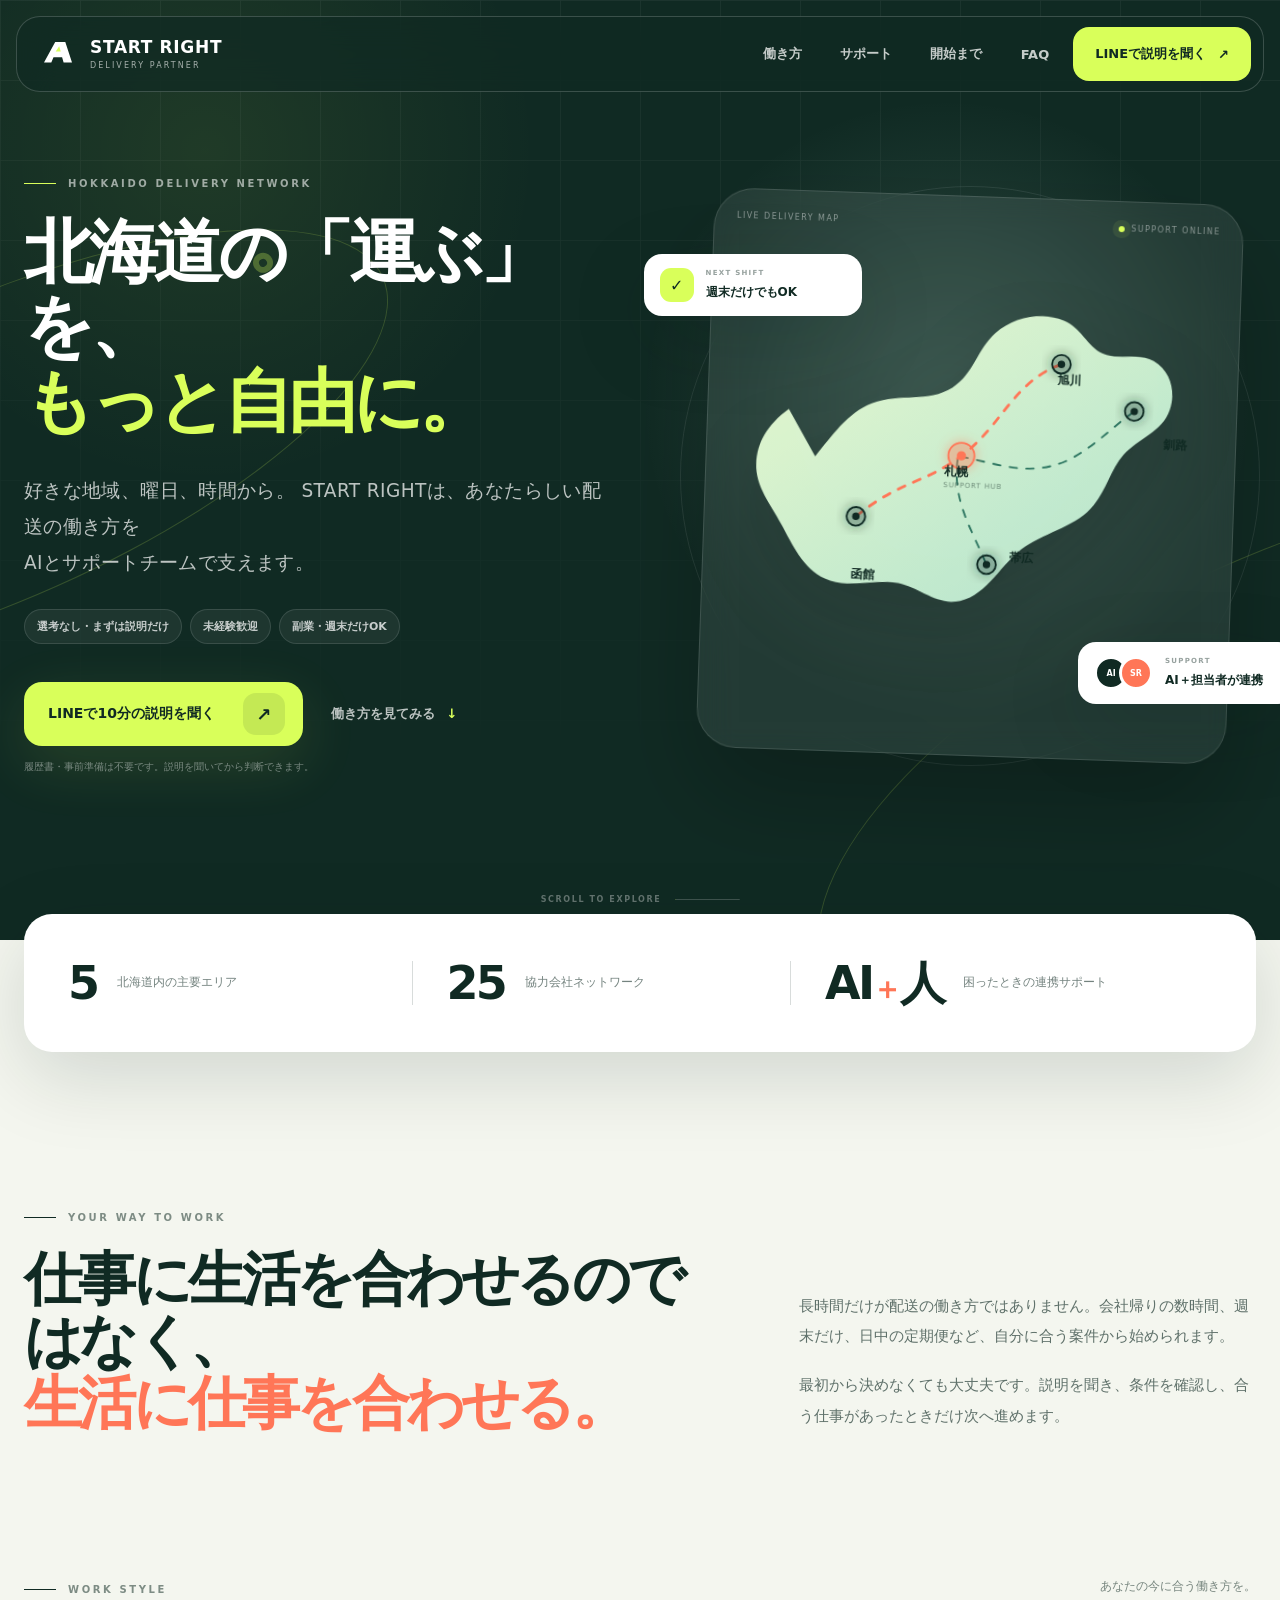
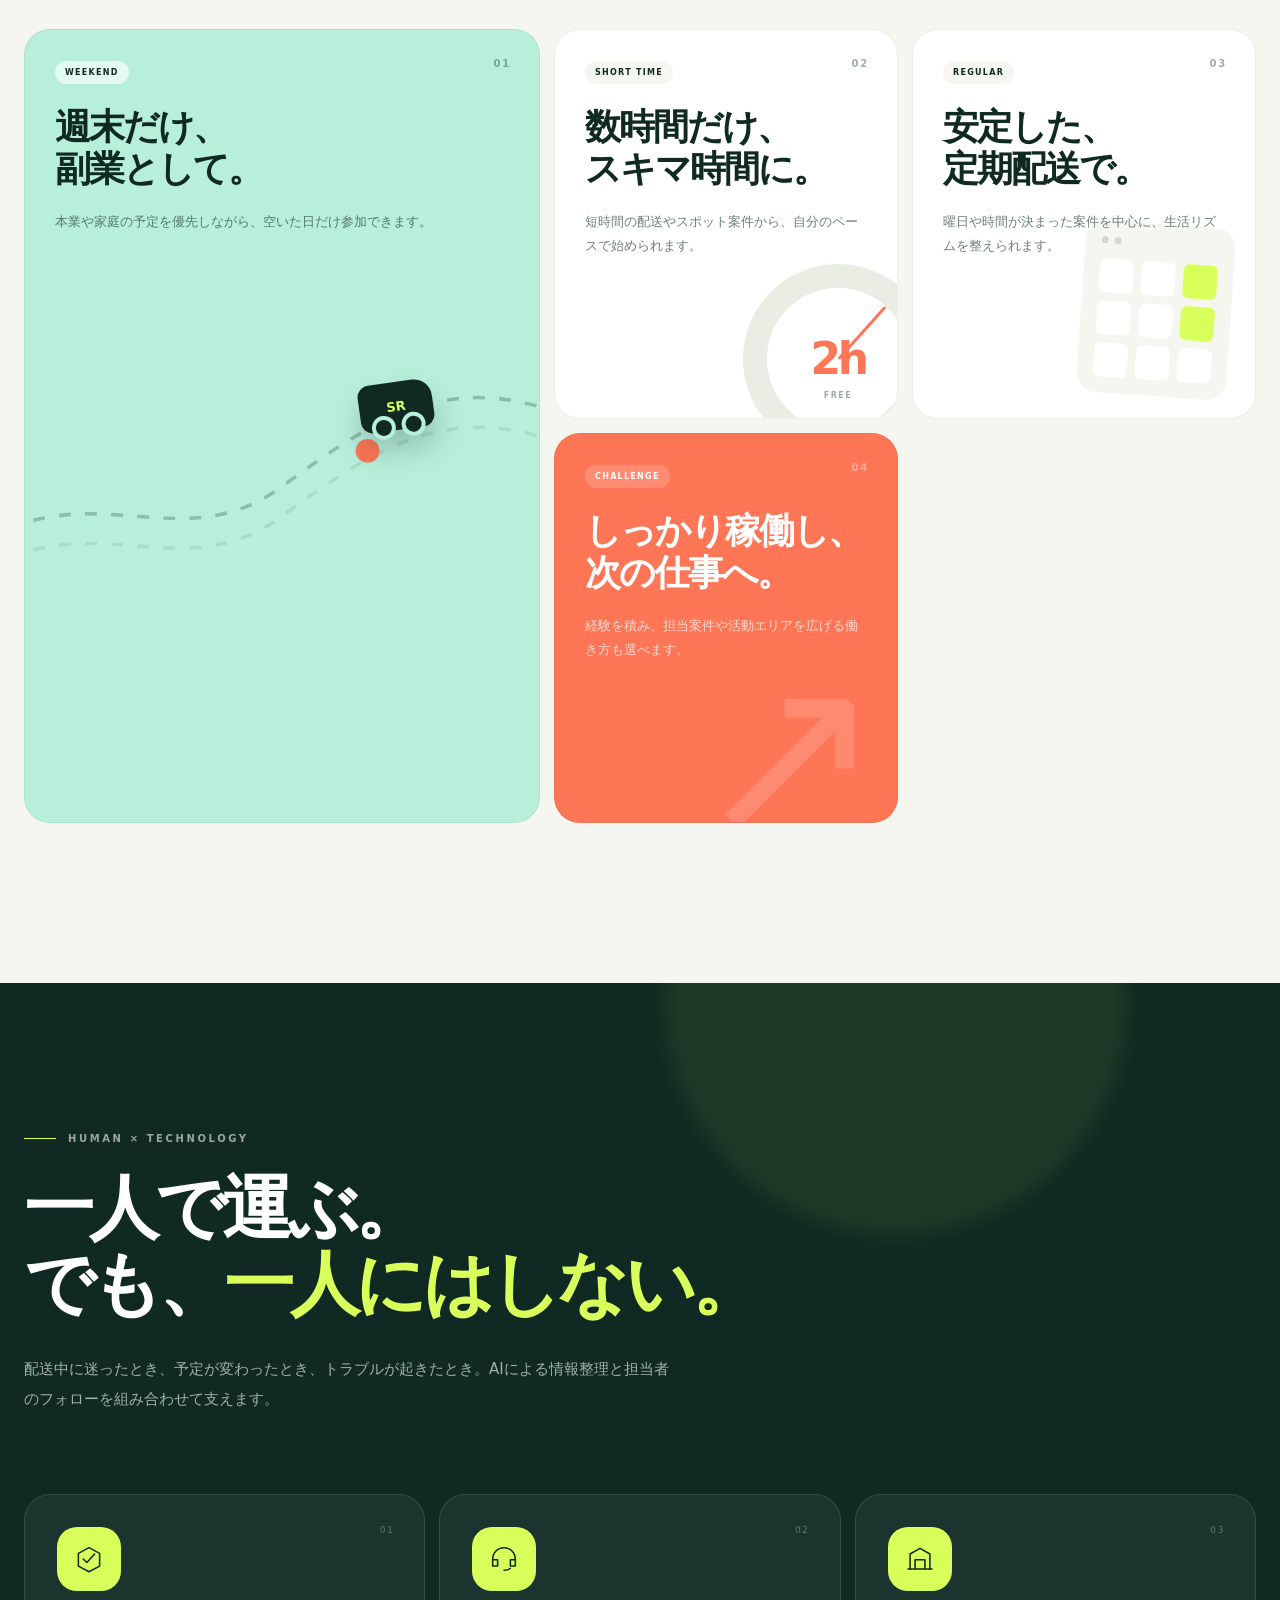
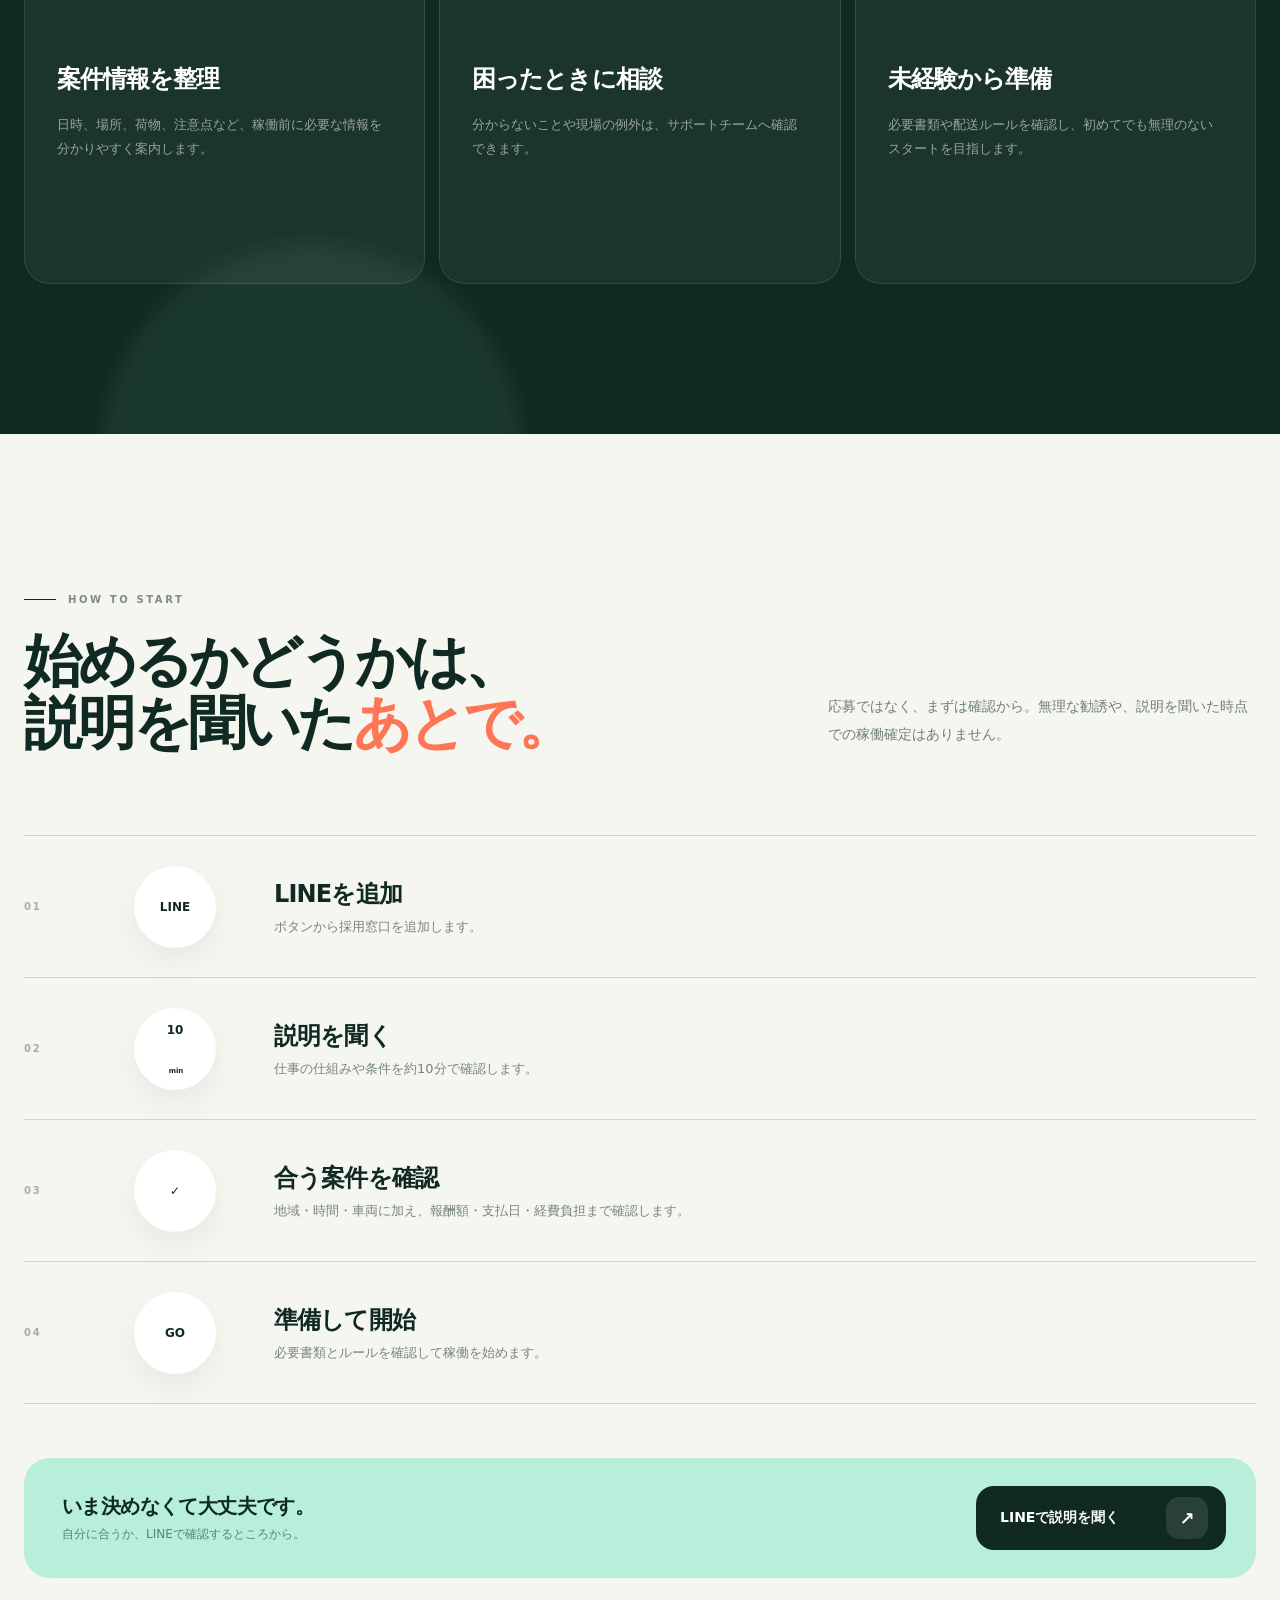
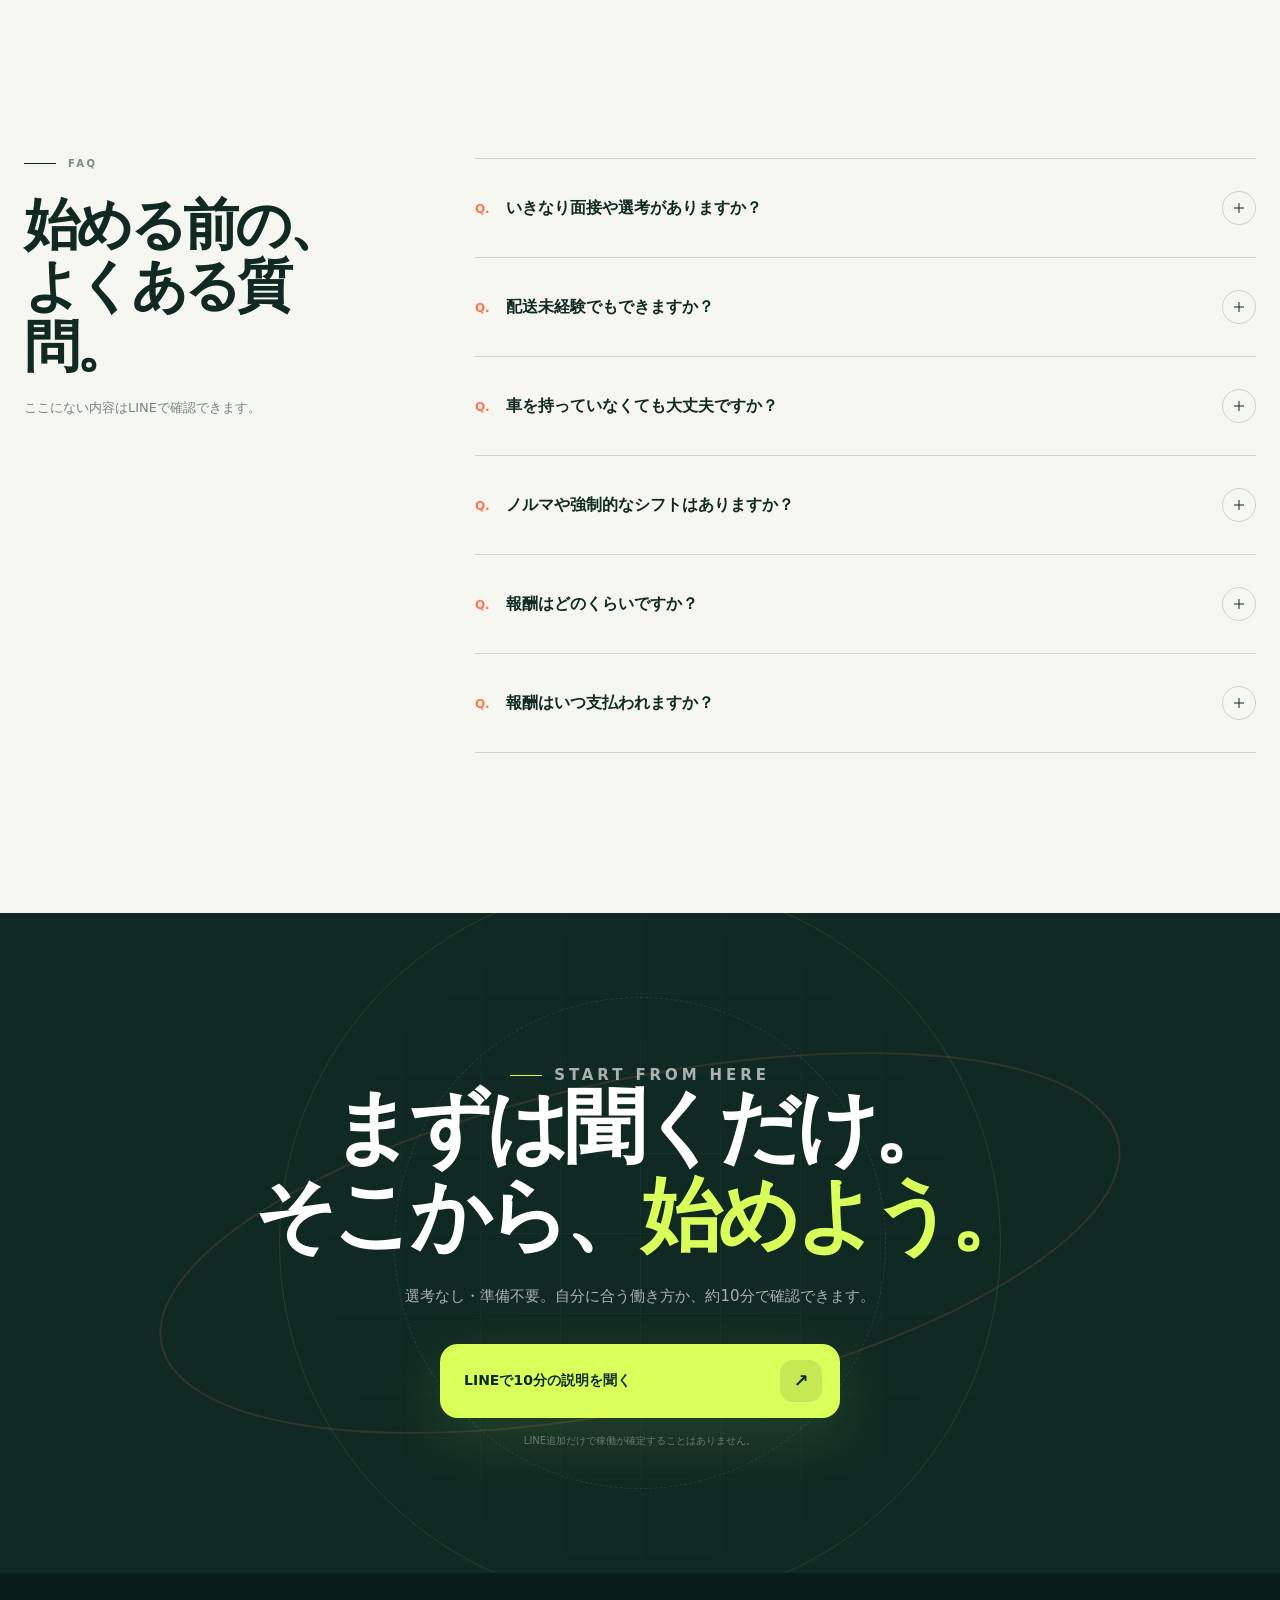
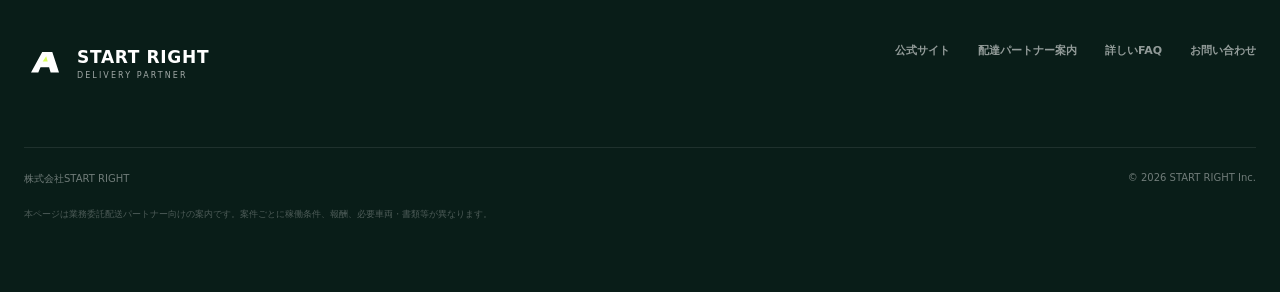
<file: index.html>
<!doctype html>
<html lang="ja">
<head>
  <meta charset="utf-8" />
  <meta name="viewport" content="width=device-width, initial-scale=1" />
  <meta name="description" content="START RIGHTの配送パートナー募集。北海道で、自分の生活に合わせた配送の働き方を。選考なし・未経験歓迎。まずはLINEで10分の説明を聞くだけでも大丈夫です。" />
  <meta property="og:title" content="北海道の運ぶを、もっと自由に。｜START RIGHT 配送パートナー募集" />
  <meta property="og:description" content="好きな地域、曜日、時間から。AIとサポートチームが配送を支えます。" />
  <meta property="og:type" content="website" />
  <meta property="og:locale" content="ja_JP" />
  <meta name="theme-color" content="#102a23" />
  <title>START RIGHT｜配送パートナー募集</title>
  <link rel="stylesheet" href="./styles.css" />
  <script defer src="./script.js"></script>
</head>
<body>
  <a class="skip-link" href="#main">本文へ移動</a>

  <header class="site-header" data-header>
    <a class="brand" href="#top" aria-label="START RIGHT 採用ページ トップ">
      <span class="brand-mark" aria-hidden="true">
        <svg viewBox="0 0 42 42" role="img">
          <path d="M7 29.5 18.2 9h10.1L35 29.5h-8.4l-1.5-5.2h-8.6l-2.2 5.2H7Z" fill="currentColor"/>
          <path d="M18.7 18.6h5l-1.5-5.4-3.5 5.4Z" fill="#d9ff5a"/>
        </svg>
      </span>
      <span class="brand-copy">
        <strong>START RIGHT</strong>
        <small>DELIVERY PARTNER</small>
      </span>
    </a>

    <nav class="desktop-nav" aria-label="メインナビゲーション">
      <a href="#style">働き方</a>
      <a href="#support">サポート</a>
      <a href="#flow">開始まで</a>
      <a href="#faq">FAQ</a>
    </nav>

    <a class="header-cta" href="https://lin.ee/wiORr8sf" target="_blank" rel="noopener noreferrer" data-track="header-line">
      LINEで説明を聞く
      <span aria-hidden="true">↗</span>
    </a>
  </header>

  <main id="main">
    <section class="hero" id="top">
      <div class="hero-grid" aria-hidden="true"></div>
      <div class="hero-route route-a" aria-hidden="true"></div>
      <div class="hero-route route-b" aria-hidden="true"></div>

      <div class="hero-inner">
        <div class="hero-copy reveal">
          <p class="eyebrow"><span></span> HOKKAIDO DELIVERY NETWORK</p>
          <h1>
            北海道の「運ぶ」を、<br />
            <em>もっと自由に。</em>
          </h1>
          <p class="hero-lead">
            好きな地域、曜日、時間から。<br class="mobile-only" />
            START RIGHTは、あなたらしい配送の働き方を<br class="desktop-only" />
            AIとサポートチームで支えます。
          </p>

          <div class="hero-pills" aria-label="募集の特徴">
            <span>選考なし・まずは説明だけ</span>
            <span>未経験歓迎</span>
            <span>副業・週末だけOK</span>
          </div>

          <div class="hero-actions">
            <a class="button button-primary" href="https://lin.ee/wiORr8sf" target="_blank" rel="noopener noreferrer" data-track="hero-line">
              <span>LINEで10分の説明を聞く</span>
              <span class="button-icon" aria-hidden="true">↗</span>
            </a>
            <a class="text-link" href="#style">働き方を見てみる <span aria-hidden="true">↓</span></a>
          </div>
          <p class="micro-copy">履歴書・事前準備は不要です。説明を聞いてから判断できます。</p>
        </div>

        <div class="hero-visual reveal" data-delay="120">
          <div class="visual-orbit orbit-one" aria-hidden="true"></div>
          <div class="visual-orbit orbit-two" aria-hidden="true"></div>

          <div class="map-panel">
            <div class="map-topline">
              <span>LIVE DELIVERY MAP</span>
              <span class="live"><i></i> SUPPORT ONLINE</span>
            </div>
            <svg class="hokkaido-map" viewBox="0 0 520 430" role="img" aria-label="北海道の配送ネットワークを表したイメージ">
              <defs>
                <linearGradient id="mapFill" x1="0" y1="0" x2="1" y2="1">
                  <stop offset="0" stop-color="#efffd3" />
                  <stop offset="1" stop-color="#b5e8d4" />
                </linearGradient>
                <filter id="softGlow" x="-50%" y="-50%" width="200%" height="200%">
                  <feGaussianBlur stdDeviation="6" result="blur" />
                  <feMerge><feMergeNode in="blur"/><feMergeNode in="SourceGraphic"/></feMerge>
                </filter>
              </defs>
              <path class="map-shape" d="M93 221c17-22 33-48 59-59 32-13 59-2 86-20 22-15 25-42 44-60 19-18 48-25 73-16 18 6 26 27 43 34 18 7 38-3 55 6 19 10 25 33 19 52-7 24-33 32-48 50-13 16-17 38-30 55-17 23-48 30-72 47-25 18-38 53-68 61-24 6-44-13-67-17-27-4-54 9-79-2-24-10-36-35-49-57-12-21-29-39-29-64 0-22 10-42 33-60Z" fill="url(#mapFill)" />
              <path class="route-line" d="M139 284C188 242 209 248 250 215c42-33 53-82 104-102" />
              <path class="route-line route-line-alt" d="M249 216c38 5 72 20 113 1 27-13 48-38 72-56" />
              <path class="route-line route-line-alt" d="M246 220c-4 45 19 75 35 111" />
              <g class="map-point" transform="translate(250 215)"><circle r="14"/><circle r="5"/></g>
              <g class="map-point small" transform="translate(139 284)"><circle r="10"/><circle r="4"/></g>
              <g class="map-point small" transform="translate(354 113)"><circle r="10"/><circle r="4"/></g>
              <g class="map-point small" transform="translate(434 161)"><circle r="10"/><circle r="4"/></g>
              <g class="map-point small" transform="translate(281 331)"><circle r="10"/><circle r="4"/></g>
            </svg>
            <div class="area-label label-sapporo"><b>札幌</b><span>Support hub</span></div>
            <div class="area-label label-asahikawa"><b>旭川</b></div>
            <div class="area-label label-hakodate"><b>函館</b></div>
            <div class="area-label label-obihiro"><b>帯広</b></div>
            <div class="area-label label-kushiro"><b>釧路</b></div>
          </div>

          <div class="floating-card shift-card">
            <div class="card-icon" aria-hidden="true">✓</div>
            <div><small>NEXT SHIFT</small><strong>週末だけでもOK</strong></div>
          </div>
          <div class="floating-card support-card">
            <div class="avatar-stack" aria-hidden="true"><span>AI</span><span>SR</span></div>
            <div><small>SUPPORT</small><strong>AI＋担当者が連携</strong></div>
          </div>
        </div>
      </div>

      <div class="hero-bottom">
        <p>SCROLL TO EXPLORE</p>
        <span aria-hidden="true"></span>
      </div>
    </section>

    <section class="network-strip" aria-label="START RIGHTのネットワーク">
      <div class="network-item">
        <strong>5</strong>
        <span>北海道内の主要エリア</span>
      </div>
      <div class="network-divider" aria-hidden="true"></div>
      <div class="network-item">
        <strong>25</strong>
        <span>協力会社ネットワーク</span>
      </div>
      <div class="network-divider" aria-hidden="true"></div>
      <div class="network-item wide">
        <strong>AI<span>＋</span>人</strong>
        <span>困ったときの連携サポート</span>
      </div>
    </section>

    <section class="section intro-section">
      <div class="section-heading reveal">
        <p class="eyebrow dark"><span></span> YOUR WAY TO WORK</p>
        <h2>仕事に生活を合わせるのではなく、<br /><em>生活に仕事を合わせる。</em></h2>
      </div>
      <div class="intro-copy reveal" data-delay="80">
        <p>長時間だけが配送の働き方ではありません。会社帰りの数時間、週末だけ、日中の定期便など、自分に合う案件から始められます。</p>
        <p>最初から決めなくても大丈夫です。説明を聞き、条件を確認し、合う仕事があったときだけ次へ進めます。</p>
      </div>
    </section>

    <section class="section style-section" id="style">
      <div class="section-kicker reveal">
        <p class="eyebrow dark"><span></span> WORK STYLE</p>
        <p>あなたの今に合う働き方を。</p>
      </div>

      <div class="style-grid">
        <article class="style-card style-card-large reveal">
          <div class="card-number">01</div>
          <div class="style-graphic drive-graphic" aria-hidden="true">
            <svg viewBox="0 0 500 260">
              <path d="M0 210C95 156 167 226 250 165s146-101 250-55" />
              <path d="M0 235C95 181 167 251 250 190s146-101 250-55" />
              <circle cx="322" cy="135" r="10" />
            </svg>
            <span class="mini-van">SR</span>
          </div>
          <div class="style-content">
            <span class="tag">WEEKEND</span>
            <h3>週末だけ、<br />副業として。</h3>
            <p>本業や家庭の予定を優先しながら、空いた日だけ参加できます。</p>
          </div>
        </article>

        <article class="style-card reveal" data-delay="70">
          <div class="card-number">02</div>
          <div class="style-content">
            <span class="tag">SHORT TIME</span>
            <h3>数時間だけ、<br />スキマ時間に。</h3>
            <p>短時間の配送やスポット案件から、自分のペースで始められます。</p>
          </div>
          <div class="time-dial" aria-hidden="true">
            <span>2h</span><i></i><b>FREE</b>
          </div>
        </article>

        <article class="style-card reveal" data-delay="120">
          <div class="card-number">03</div>
          <div class="style-content">
            <span class="tag">REGULAR</span>
            <h3>安定した、<br />定期配送で。</h3>
            <p>曜日や時間が決まった案件を中心に、生活リズムを整えられます。</p>
          </div>
          <div class="calendar-graphic" aria-hidden="true">
            <div class="cal-head"><span></span><span></span></div>
            <div class="cal-grid"><i></i><i></i><i class="active"></i><i></i><i></i><i class="active"></i><i></i><i></i><i></i></div>
          </div>
        </article>

        <article class="style-card style-card-accent reveal" data-delay="160">
          <div class="card-number">04</div>
          <div class="style-content">
            <span class="tag">CHALLENGE</span>
            <h3>しっかり稼働し、<br />次の仕事へ。</h3>
            <p>経験を積み、担当案件や活動エリアを広げる働き方も選べます。</p>
          </div>
          <div class="arrow-graphic" aria-hidden="true">↗</div>
        </article>
      </div>
    </section>

    <section class="dark-section" id="support">
      <div class="dark-glow glow-a" aria-hidden="true"></div>
      <div class="dark-glow glow-b" aria-hidden="true"></div>
      <div class="section dark-inner">
        <div class="support-header reveal">
          <p class="eyebrow"><span></span> HUMAN × TECHNOLOGY</p>
          <h2>一人で運ぶ。<br />でも、<em>一人にはしない。</em></h2>
          <p>配送中に迷ったとき、予定が変わったとき、トラブルが起きたとき。AIによる情報整理と担当者のフォローを組み合わせて支えます。</p>
        </div>

        <div class="support-grid">
          <article class="support-feature reveal">
            <span class="feature-index">01</span>
            <div class="feature-icon" aria-hidden="true">
              <svg viewBox="0 0 48 48"><path d="M9 34V16l15-8 15 8v18l-15 8-15-8Z"/><path d="m16 24 5 5 11-12"/></svg>
            </div>
            <h3>案件情報を整理</h3>
            <p>日時、場所、荷物、注意点など、稼働前に必要な情報を分かりやすく案内します。</p>
          </article>

          <article class="support-feature reveal" data-delay="70">
            <span class="feature-index">02</span>
            <div class="feature-icon" aria-hidden="true">
              <svg viewBox="0 0 48 48"><path d="M8 25c0-10 7-17 16-17s16 7 16 17"/><path d="M8 25v9h7v-9H8Zm25 0v9h7v-9h-7Z"/><path d="M33 37c-2 2-5 3-9 3"/></svg>
            </div>
            <h3>困ったときに相談</h3>
            <p>分からないことや現場の例外は、サポートチームへ確認できます。</p>
          </article>

          <article class="support-feature reveal" data-delay="120">
            <span class="feature-index">03</span>
            <div class="feature-icon" aria-hidden="true">
              <svg viewBox="0 0 48 48"><path d="M10 38V17l14-8 14 8v21"/><path d="M17 38V25h14v13M7 38h34"/></svg>
            </div>
            <h3>未経験から準備</h3>
            <p>必要書類や配送ルールを確認し、初めてでも無理のないスタートを目指します。</p>
          </article>
        </div>
      </div>
    </section>

    <section class="section flow-section" id="flow">
      <div class="flow-heading reveal">
        <div>
          <p class="eyebrow dark"><span></span> HOW TO START</p>
          <h2>始めるかどうかは、<br />説明を聞いた<em>あとで。</em></h2>
        </div>
        <p>応募ではなく、まずは確認から。無理な勧誘や、説明を聞いた時点での稼働確定はありません。</p>
      </div>

      <ol class="flow-list">
        <li class="reveal">
          <span class="flow-no">01</span>
          <div class="flow-icon" aria-hidden="true">LINE</div>
          <div><h3>LINEを追加</h3><p>ボタンから採用窓口を追加します。</p></div>
        </li>
        <li class="reveal" data-delay="60">
          <span class="flow-no">02</span>
          <div class="flow-icon" aria-hidden="true">10<span>min</span></div>
          <div><h3>説明を聞く</h3><p>仕事の仕組みや条件を約10分で確認します。</p></div>
        </li>
        <li class="reveal" data-delay="120">
          <span class="flow-no">03</span>
          <div class="flow-icon" aria-hidden="true">✓</div>
          <div><h3>合う案件を確認</h3><p>地域・時間・車両など希望に合う仕事を見ます。</p></div>
        </li>
        <li class="reveal" data-delay="180">
          <span class="flow-no">04</span>
          <div class="flow-icon" aria-hidden="true">GO</div>
          <div><h3>準備して開始</h3><p>必要書類とルールを確認して稼働を始めます。</p></div>
        </li>
      </ol>

      <div class="flow-cta reveal">
        <div>
          <strong>いま決めなくて大丈夫です。</strong>
          <p>自分に合うか、LINEで確認するところから。</p>
        </div>
        <a class="button button-dark" href="https://lin.ee/wiORr8sf" target="_blank" rel="noopener noreferrer" data-track="flow-line">
          LINEで説明を聞く <span class="button-icon" aria-hidden="true">↗</span>
        </a>
      </div>
    </section>

    <section class="section faq-section" id="faq">
      <div class="faq-layout">
        <div class="faq-title reveal">
          <p class="eyebrow dark"><span></span> FAQ</p>
          <h2>始める前の、<br />よくある質問。</h2>
          <p>ここにない内容はLINEで確認できます。</p>
        </div>

        <div class="accordion" data-accordion>
          <article class="faq-item reveal">
            <button class="faq-question" aria-expanded="false">
              <span><b>Q.</b> いきなり面接や選考がありますか？</span><i aria-hidden="true"></i>
            </button>
            <div class="faq-answer"><p>ありません。最初は約10分の説明のみです。履歴書や事前準備も必要ありません。内容を確認してから、進むかどうか決められます。</p></div>
          </article>

          <article class="faq-item reveal" data-delay="50">
            <button class="faq-question" aria-expanded="false">
              <span><b>Q.</b> 配送未経験でもできますか？</span><i aria-hidden="true"></i>
            </button>
            <div class="faq-answer"><p>未経験から始める方もいます。必要書類、基本ルール、案件ごとの注意点を確認し、無理のない範囲から始めます。</p></div>
          </article>

          <article class="faq-item reveal" data-delay="100">
            <button class="faq-question" aria-expanded="false">
              <span><b>Q.</b> 車を持っていなくても大丈夫ですか？</span><i aria-hidden="true"></i>
            </button>
            <div class="faq-answer"><p>案件によっては車両レンタル・リースを利用できる場合があります。持ち込み車両の条件も含め、説明時に確認できます。</p></div>
          </article>

          <article class="faq-item reveal" data-delay="150">
            <button class="faq-question" aria-expanded="false">
              <span><b>Q.</b> ノルマや強制的なシフトはありますか？</span><i aria-hidden="true"></i>
            </button>
            <div class="faq-answer"><p>働き方や案件によって条件は異なりますが、自分の希望に合う案件を選ぶことが基本です。説明を聞いたあと、合わなければ見送って問題ありません。</p></div>
          </article>

          <article class="faq-item reveal" data-delay="200">
            <button class="faq-question" aria-expanded="false">
              <span><b>Q.</b> 報酬はどのくらいですか？</span><i aria-hidden="true"></i>
            </button>
            <div class="faq-answer"><p>地域、案件、時間、配送件数、車両などで異なります。具体的な案件の報酬と経費条件を確認したうえで参加できます。</p></div>
          </article>
        </div>
      </div>
    </section>

    <section class="final-cta">
      <div class="cta-grid" aria-hidden="true"></div>
      <div class="cta-route" aria-hidden="true"></div>
      <div class="final-inner reveal">
        <p class="eyebrow"><span></span> START FROM HERE</p>
        <h2>まずは聞くだけ。<br />そこから、<em>始めよう。</em></h2>
        <p>選考なし・準備不要。自分に合う働き方か、約10分で確認できます。</p>
        <a class="button button-primary button-large" href="https://lin.ee/wiORr8sf" target="_blank" rel="noopener noreferrer" data-track="final-line">
          <span>LINEで10分の説明を聞く</span>
          <span class="button-icon" aria-hidden="true">↗</span>
        </a>
        <small>LINE追加だけで稼働が確定することはありません。</small>
      </div>
    </section>
  </main>

  <footer class="site-footer">
    <div class="footer-top">
      <a class="brand brand-footer" href="#top">
        <span class="brand-mark" aria-hidden="true">
          <svg viewBox="0 0 42 42"><path d="M7 29.5 18.2 9h10.1L35 29.5h-8.4l-1.5-5.2h-8.6l-2.2 5.2H7Z" fill="currentColor"/><path d="M18.7 18.6h5l-1.5-5.4-3.5 5.4Z" fill="#d9ff5a"/></svg>
        </span>
        <span class="brand-copy"><strong>START RIGHT</strong><small>DELIVERY PARTNER</small></span>
      </a>
      <div class="footer-links">
        <a href="https://startright.jp/" target="_blank" rel="noopener noreferrer">公式サイト</a>
        <a href="https://driver.startright.jp/" target="_blank" rel="noopener noreferrer">配達パートナー案内</a>
        <a href="https://note.com/startright/n/n2431842a9a15" target="_blank" rel="noopener noreferrer">詳しいFAQ</a>
        <a href="https://lin.ee/wiORr8sf" target="_blank" rel="noopener noreferrer">お問い合わせ</a>
      </div>
    </div>
    <div class="footer-bottom">
      <p>株式会社START RIGHT</p>
      <p>© <span data-year></span> START RIGHT Inc.</p>
    </div>
    <p class="footer-note">本ページは業務委託配送パートナー向けの案内です。案件ごとに稼働条件、報酬、必要車両・書類等が異なります。</p>
  </footer>

  <div class="mobile-sticky" data-mobile-sticky>
    <a href="https://lin.ee/wiORr8sf" target="_blank" rel="noopener noreferrer" data-track="sticky-line">
      <span><small>選考なし・約10分</small>LINEで説明を聞く</span><b aria-hidden="true">↗</b>
    </a>
  </div>
</body>
</html>
</file>
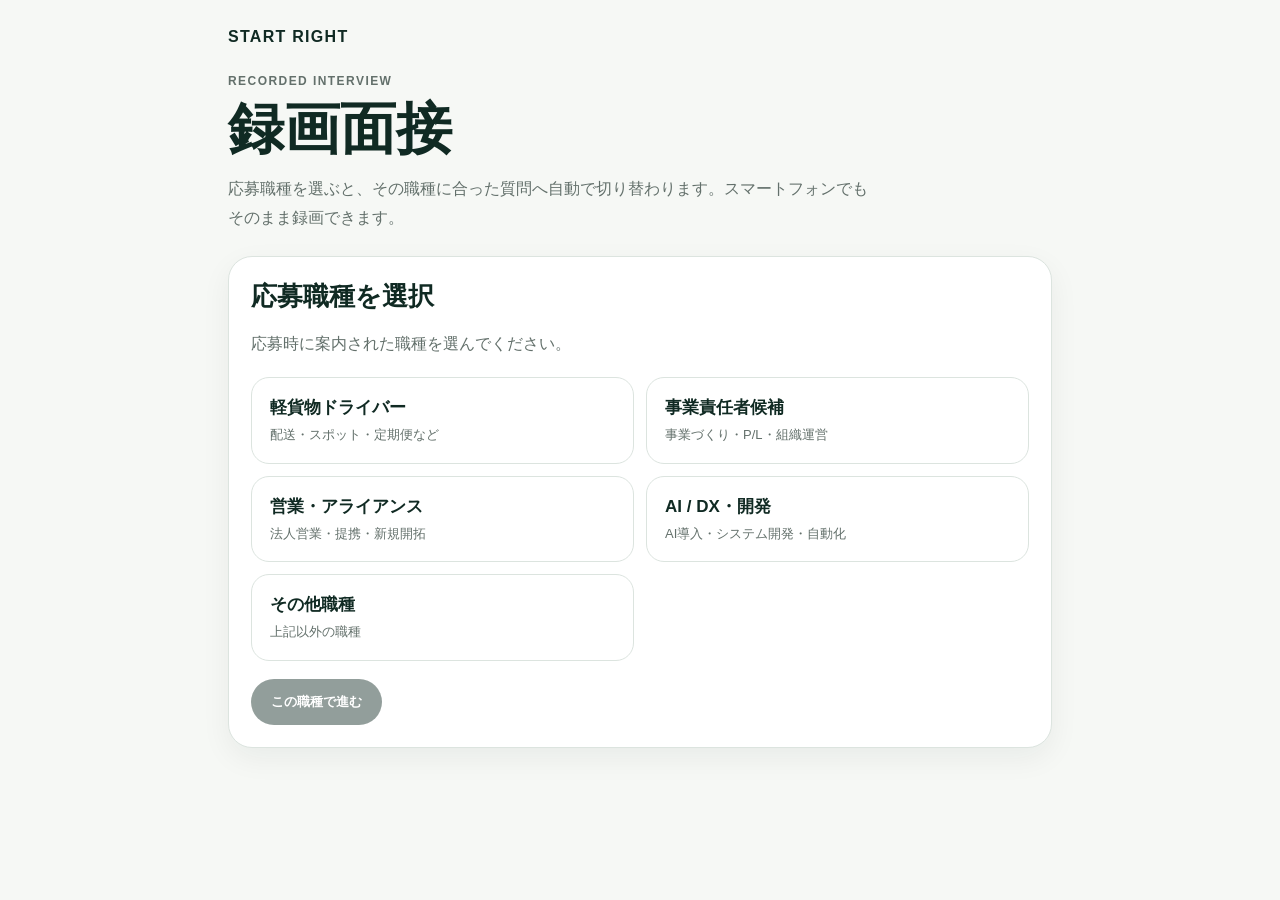
<file: interview.html>
<!doctype html>
<html lang="ja">
<head>
  <meta charset="utf-8" />
  <meta name="viewport" content="width=device-width,initial-scale=1" />
  <meta name="theme-color" content="#102a23" />
  <title>START RIGHT｜録画面接</title>
  <style>
    :root{--ink:#102a23;--muted:#63706b;--paper:#f6f8f5;--card:#fff;--accent:#d9ff5a;--line:#dce4df;--danger:#b42318}
    *{box-sizing:border-box} body{margin:0;font-family:-apple-system,BlinkMacSystemFont,"Segoe UI",sans-serif;background:var(--paper);color:var(--ink)}
    .wrap{max-width:860px;margin:auto;padding:28px 18px 64px}.brand{font-weight:800;letter-spacing:.08em}.eyebrow{font-size:12px;font-weight:700;letter-spacing:.12em;color:var(--muted);margin-top:28px}
    h1{font-size:clamp(32px,7vw,56px);line-height:1.05;margin:8px 0 16px}h2{font-size:26px;margin:0 0 8px}.lead{color:var(--muted);line-height:1.8;max-width:650px}
    .panel{background:var(--card);border:1px solid var(--line);border-radius:24px;padding:22px;margin-top:24px;box-shadow:0 10px 30px rgba(16,42,35,.06)}
    .roles{display:grid;grid-template-columns:repeat(2,minmax(0,1fr));gap:12px;margin-top:18px}.role{appearance:none;text-align:left;border:1px solid var(--line);background:#fff;border-radius:18px;padding:18px;cursor:pointer;color:inherit}.role:hover,.role.active{border-color:var(--ink);box-shadow:0 0 0 2px var(--ink) inset}.role b{display:block;font-size:17px;margin-bottom:6px}.role span{color:var(--muted);font-size:13px;line-height:1.5}
    .btn{appearance:none;border:0;border-radius:999px;background:var(--ink);color:#fff;font-weight:700;padding:14px 20px;cursor:pointer}.btn.secondary{background:#eef2ef;color:var(--ink)}.btn.danger{background:var(--danger)}.btn:disabled{opacity:.45;cursor:not-allowed}
    .actions{display:flex;gap:10px;flex-wrap:wrap;margin-top:18px}.hidden{display:none!important}.question{font-size:22px;line-height:1.45;margin:16px 0}.meta{font-size:13px;color:var(--muted)}video{width:100%;max-height:480px;background:#08110e;border-radius:18px;margin-top:16px}.progress{display:flex;gap:7px;margin:12px 0}.dot{height:7px;flex:1;background:#e7ece8;border-radius:999px}.dot.on{background:var(--ink)}
    .notice{background:#f0f7d8;border-radius:14px;padding:13px 14px;font-size:14px;line-height:1.6;margin-top:16px}.error{color:var(--danger);font-size:14px;margin-top:12px}.summary{display:grid;gap:10px;margin-top:16px}.summary div{border:1px solid var(--line);border-radius:14px;padding:12px}.summary small{color:var(--muted)}
    @media(max-width:620px){.roles{grid-template-columns:1fr}.panel{padding:18px;border-radius:20px}}
  </style>
</head>
<body>
  <main class="wrap">
    <div class="brand">START RIGHT</div>
    <p class="eyebrow">RECORDED INTERVIEW</p>
    <h1>録画面接</h1>
    <p class="lead">応募職種を選ぶと、その職種に合った質問へ自動で切り替わります。スマートフォンでもそのまま録画できます。</p>

    <section id="step-role" class="panel">
      <h2>応募職種を選択</h2>
      <p class="lead">応募時に案内された職種を選んでください。</p>
      <div class="roles" id="roles"></div>
      <div class="actions"><button id="roleNext" class="btn" disabled>この職種で進む</button></div>
    </section>

    <section id="step-prepare" class="panel hidden">
      <h2 id="roleTitle"></h2>
      <p class="lead" id="roleIntro"></p>
      <div class="notice">録画前にカメラとマイクの使用許可が求められます。回答は1問ずつ録画し、確認してから次へ進めます。</div>
      <div class="actions"><button id="cameraCheck" class="btn">カメラ・マイクを確認</button><button id="backRole" class="btn secondary">職種を選び直す</button></div>
      <p id="permissionError" class="error hidden"></p>
      <video id="live" class="hidden" autoplay muted playsinline></video>
      <div id="startActions" class="actions hidden"><button id="startInterview" class="btn">面接を開始</button></div>
    </section>

    <section id="step-record" class="panel hidden">
      <div class="meta" id="qMeta"></div>
      <div class="progress" id="progress"></div>
      <div class="question" id="question"></div>
      <video id="preview" autoplay muted playsinline></video>
      <div class="actions">
        <button id="recordBtn" class="btn danger">録画開始</button>
        <button id="stopBtn" class="btn secondary" disabled>録画終了</button>
        <button id="retryBtn" class="btn secondary hidden">撮り直す</button>
        <button id="nextBtn" class="btn hidden">この回答で次へ</button>
      </div>
      <p class="meta" id="recordStatus">録画開始を押して回答してください。</p>
    </section>

    <section id="step-done" class="panel hidden">
      <h2>録画が完了しました</h2>
      <p class="lead">すべての質問への回答が揃いました。</p>
      <div id="summary" class="summary"></div>
      <div class="notice"><b>現在は提出前の確認版です。</b><br>録画データのサーバー送信先を接続すると、そのまま応募者DB・Talent Pool・採用CRMへ連携できる構成です。</div>
    </section>
  </main>

<script>
const roles={
  driver:{title:'軽貨物ドライバー',intro:'働き方・運転経験・稼働条件を中心に確認します。',questions:['自己紹介と、START RIGHTへ応募した理由を教えてください。','これまでの運転・配送経験と、安全運転で意識していることを教えてください。','希望する稼働エリア・曜日・時間帯を教えてください。','仕事中にトラブルが起きた場合、どのように報告・対応しますか。']},
  leader:{title:'事業責任者候補',intro:'事業推進・数値責任・チーム運営について確認します。',questions:['自己紹介と、これまで最も成果を出した事業・プロジェクトを教えてください。','売上や利益などのKPIを持って改善した経験を、具体的な数字を交えて教えてください。','少人数・AI・外部パートナーを活用して事業を伸ばすなら、どう設計しますか。','START RIGHTで90日間任された場合、最初に何を実行しますか。']},
  sales:{title:'営業・アライアンス',intro:'新規開拓・提携構築・案件化力について確認します。',questions:['自己紹介と、法人営業またはアライアンスの経験を教えてください。','新規顧客をゼロから開拓した事例と、行動量・成果を教えてください。','関係者が多い案件を前に進めるとき、何を重視しますか。','START RIGHTの物流・AI/DX・Businessの中で、どんな顧客接点を作れそうですか。']},
  ai:{title:'AI / DX・開発',intro:'実装力・業務改善・AI活用について確認します。',questions:['自己紹介と、これまでに作ったシステムや自動化の代表例を教えてください。','AIや自動化で業務時間やコストを改善した具体例を教えてください。','要件が曖昧な状態から短期間でプロトタイプを作るとき、どう進めますか。','START RIGHTの業務で最初に自動化すると効果が大きい領域はどこだと思いますか。']},
  other:{title:'その他職種',intro:'経験・強み・希望する役割について確認します。',questions:['自己紹介と、今回応募した理由を教えてください。','これまでの経験の中で、START RIGHTで活かせる強みを教えてください。','仕事を進めるうえで大切にしていることを教えてください。','入社・参画した場合、どんな役割で価値を出したいですか。']}
};
const $=s=>document.querySelector(s);let selected=null,stream=null,recorder=null,chunks=[],answers=[],q=0;
const labels={driver:'軽貨物ドライバー',leader:'事業責任者候補',sales:'営業・アライアンス',ai:'AI / DX・開発',other:'その他職種'};
const roleDesc={driver:'配送・スポット・定期便など',leader:'事業づくり・P/L・組織運営',sales:'法人営業・提携・新規開拓',ai:'AI導入・システム開発・自動化',other:'上記以外の職種'};
function show(id){['step-role','step-prepare','step-record','step-done'].forEach(x=>$('#'+x).classList.toggle('hidden',x!==id))}
Object.keys(roles).forEach(key=>{const b=document.createElement('button');b.className='role';b.innerHTML=`<b>${labels[key]}</b><span>${roleDesc[key]}</span>`;b.onclick=()=>{selected=key;document.querySelectorAll('.role').forEach(x=>x.classList.remove('active'));b.classList.add('active');$('#roleNext').disabled=false;history.replaceState(null,'',`?role=${key}`)};$('#roles').appendChild(b)});
$('#roleNext').onclick=()=>{const r=roles[selected];$('#roleTitle').textContent=r.title;$('#roleIntro').textContent=r.intro;show('step-prepare')};
$('#backRole').onclick=()=>show('step-role');
$('#cameraCheck').onclick=async()=>{try{stream=await navigator.mediaDevices.getUserMedia({video:{facingMode:'user'},audio:true});$('#live').srcObject=stream;$('#live').classList.remove('hidden');$('#startActions').classList.remove('hidden');$('#permissionError').classList.add('hidden')}catch(e){$('#permissionError').textContent='カメラまたはマイクを利用できません。ブラウザ設定を確認してください。';$('#permissionError').classList.remove('hidden')}};
$('#startInterview').onclick=()=>{q=0;answers=[];$('#preview').srcObject=stream;show('step-record');renderQ()};
function renderQ(){const qs=roles[selected].questions;$('#qMeta').textContent=`${roles[selected].title}｜質問 ${q+1} / ${qs.length}`;$('#question').textContent=qs[q];$('#progress').innerHTML=qs.map((_,i)=>`<span class="dot ${i<=q?'on':''}"></span>`).join('');$('#recordBtn').disabled=false;$('#stopBtn').disabled=true;$('#retryBtn').classList.add('hidden');$('#nextBtn').classList.add('hidden');$('#recordStatus').textContent='録画開始を押して回答してください。';$('#preview').controls=false;$('#preview').srcObject=stream}
$('#recordBtn').onclick=()=>{chunks=[];const type=MediaRecorder.isTypeSupported('video/webm;codecs=vp9,opus')?'video/webm;codecs=vp9,opus':'video/webm';recorder=new MediaRecorder(stream,{mimeType:type});recorder.ondataavailable=e=>{if(e.data.size)chunks.push(e.data)};recorder.onstop=()=>{const blob=new Blob(chunks,{type:recorder.mimeType});answers[q]=blob;$('#preview').srcObject=null;$('#preview').src=URL.createObjectURL(blob);$('#preview').muted=false;$('#preview').controls=true;$('#retryBtn').classList.remove('hidden');$('#nextBtn').classList.remove('hidden');$('#recordStatus').textContent='回答を確認してください。問題なければ次へ進みます。'};recorder.start();$('#recordBtn').disabled=true;$('#stopBtn').disabled=false;$('#recordStatus').textContent='録画中です…'};
$('#stopBtn').onclick=()=>{if(recorder&&recorder.state==='recording')recorder.stop();$('#stopBtn').disabled=true};
$('#retryBtn').onclick=()=>renderQ();
$('#nextBtn').onclick=()=>{q++;if(q<roles[selected].questions.length){renderQ()}else{finish()}};
function finish(){if(stream)stream.getTracks().forEach(t=>t.stop());$('#summary').innerHTML=roles[selected].questions.map((x,i)=>`<div><small>質問 ${i+1}</small><br>${x}<br><small>録画済み ${(answers[i].size/1024/1024).toFixed(1)} MB</small></div>`).join('');show('step-done')}
const initial=new URLSearchParams(location.search).get('role');if(initial&&roles[initial]){[...document.querySelectorAll('.role')][Object.keys(roles).indexOf(initial)].click()}
</script>
</body>
</html>
</file>
<file: styles.css>
:root {
  --ink: #102a23;
  --ink-2: #17392f;
  --paper: #f4f6ef;
  --paper-2: #e9ede3;
  --white: #ffffff;
  --lime: #d9ff5a;
  --mint: #b8efdb;
  --orange: #ff7657;
  --line: rgba(16, 42, 35, 0.16);
  --shadow: 0 24px 80px rgba(8, 35, 27, 0.15);
  --radius-lg: 40px;
  --radius-md: 26px;
  --max: 1240px;
}

* { box-sizing: border-box; }
html { scroll-behavior: smooth; }
body {
  margin: 0;
  color: var(--ink);
  background: var(--paper);
  font-family: "Hiragino Kaku Gothic ProN", "Yu Gothic", "Meiryo", system-ui, -apple-system, BlinkMacSystemFont, sans-serif;
  -webkit-font-smoothing: antialiased;
  overflow-x: hidden;
}
body::selection { background: var(--lime); color: var(--ink); }
a { color: inherit; text-decoration: none; }
button, input, textarea, select { font: inherit; }
img, svg { display: block; max-width: 100%; }

.skip-link {
  position: fixed;
  top: 10px;
  left: 10px;
  z-index: 999;
  transform: translateY(-180%);
  background: var(--lime);
  color: var(--ink);
  padding: 12px 18px;
  border-radius: 10px;
  font-weight: 800;
}
.skip-link:focus { transform: none; }

.site-header {
  position: fixed;
  z-index: 100;
  top: 16px;
  left: 50%;
  width: min(calc(100% - 32px), 1360px);
  transform: translateX(-50%);
  min-height: 76px;
  padding: 10px 12px 10px 20px;
  display: flex;
  align-items: center;
  justify-content: space-between;
  gap: 24px;
  border: 1px solid rgba(255, 255, 255, 0.18);
  border-radius: 24px;
  background: rgba(16, 42, 35, 0.7);
  color: var(--white);
  backdrop-filter: blur(20px);
  -webkit-backdrop-filter: blur(20px);
  transition: background .3s ease, box-shadow .3s ease, transform .3s ease;
}
.site-header.scrolled {
  background: rgba(16, 42, 35, 0.94);
  box-shadow: 0 12px 40px rgba(3, 20, 14, 0.2);
}
.brand { display: inline-flex; align-items: center; gap: 11px; flex: none; }
.brand-mark {
  width: 42px;
  height: 42px;
  display: grid;
  place-items: center;
  color: var(--white);
}
.brand-mark svg { width: 42px; height: 42px; }
.brand-copy { display: flex; flex-direction: column; line-height: 1; }
.brand-copy strong { font-size: 17px; letter-spacing: .04em; }
.brand-copy small { margin-top: 6px; font-size: 8px; letter-spacing: .26em; opacity: .62; }
.desktop-nav { display: flex; align-items: center; gap: clamp(22px, 3vw, 42px); margin-left: auto; }
.desktop-nav a { font-size: 13px; font-weight: 700; opacity: .76; transition: opacity .2s ease; }
.desktop-nav a:hover { opacity: 1; }
.header-cta {
  min-height: 54px;
  padding: 0 22px;
  display: inline-flex;
  align-items: center;
  justify-content: center;
  gap: 12px;
  color: var(--ink);
  background: var(--lime);
  border-radius: 16px;
  font-size: 13px;
  font-weight: 900;
  transition: transform .2s ease, box-shadow .2s ease;
}
.header-cta:hover { transform: translateY(-2px); box-shadow: 0 10px 26px rgba(217,255,90,.22); }

.hero {
  min-height: 940px;
  position: relative;
  overflow: hidden;
  color: var(--white);
  background:
    radial-gradient(circle at 74% 43%, rgba(184,239,219,.18), transparent 28%),
    radial-gradient(circle at 16% 16%, rgba(217,255,90,.08), transparent 25%),
    var(--ink);
}
.hero-grid,
.cta-grid {
  position: absolute;
  inset: 0;
  opacity: .06;
  background-image:
    linear-gradient(rgba(255,255,255,.8) 1px, transparent 1px),
    linear-gradient(90deg, rgba(255,255,255,.8) 1px, transparent 1px);
  background-size: 80px 80px;
  mask-image: linear-gradient(to bottom, black, transparent 85%);
}
.hero-route {
  position: absolute;
  border: 1px solid rgba(217,255,90,.18);
  border-radius: 50%;
  transform: rotate(-24deg);
}
.route-a { width: 850px; height: 300px; top: 300px; left: -430px; }
.route-b { width: 1050px; height: 430px; right: -550px; bottom: -40px; }
.hero-route::after {
  content: "";
  position: absolute;
  width: 8px;
  height: 8px;
  border: 6px solid rgba(217,255,90,.28);
  border-radius: 50%;
  top: 26%;
  right: 11%;
}
.hero-inner {
  position: relative;
  z-index: 2;
  width: min(calc(100% - 48px), var(--max));
  margin: 0 auto;
  padding: 176px 0 110px;
  display: grid;
  grid-template-columns: 1.02fr .98fr;
  align-items: center;
  gap: clamp(28px, 5vw, 82px);
}
.eyebrow {
  margin: 0 0 26px;
  display: flex;
  align-items: center;
  gap: 12px;
  font-size: 10px;
  font-weight: 900;
  letter-spacing: .26em;
  color: rgba(255,255,255,.58);
}
.eyebrow span { width: 32px; height: 1px; background: var(--lime); }
.eyebrow.dark { color: rgba(16,42,35,.52); }
.eyebrow.dark span { background: var(--ink); }
.hero h1,
.section h2,
.final-cta h2 {
  margin: 0;
  font-weight: 900;
  letter-spacing: -.065em;
  line-height: 1.08;
}
.hero h1 { font-size: clamp(50px, 5.4vw, 80px); }
.hero h1 em,
.section h2 em,
.final-cta h2 em { color: var(--lime); font-style: normal; }
.hero-lead {
  margin: 34px 0 0;
  font-size: clamp(16px, 1.45vw, 20px);
  line-height: 1.95;
  letter-spacing: .02em;
  color: rgba(255,255,255,.72);
}
.hero-pills { margin-top: 28px; display: flex; flex-wrap: wrap; gap: 8px; }
.hero-pills span {
  padding: 9px 12px;
  border: 1px solid rgba(255,255,255,.12);
  border-radius: 100px;
  background: rgba(255,255,255,.06);
  font-size: 11px;
  font-weight: 700;
  color: rgba(255,255,255,.76);
}
.hero-actions { margin-top: 38px; display: flex; align-items: center; gap: 28px; }
.button {
  min-height: 64px;
  padding: 0 18px 0 24px;
  display: inline-flex;
  align-items: center;
  justify-content: space-between;
  gap: 28px;
  border-radius: 18px;
  font-size: 14px;
  font-weight: 900;
  transition: transform .22s ease, box-shadow .22s ease, background .22s ease;
}
.button:hover { transform: translateY(-3px); }
.button-primary { color: var(--ink); background: var(--lime); box-shadow: 0 18px 60px rgba(217,255,90,.12); }
.button-primary:hover { box-shadow: 0 22px 62px rgba(217,255,90,.22); }
.button-icon {
  width: 42px;
  height: 42px;
  display: grid;
  place-items: center;
  border-radius: 13px;
  background: rgba(16,42,35,.1);
  font-size: 18px;
}
.text-link { font-size: 13px; font-weight: 800; color: rgba(255,255,255,.72); }
.text-link span { margin-left: 7px; color: var(--lime); }
.micro-copy { margin: 14px 0 0; font-size: 10px; color: rgba(255,255,255,.42); }
.mobile-only { display: none; }

.hero-visual { position: relative; min-height: 600px; display: grid; place-items: center; }
.visual-orbit {
  position: absolute;
  border-radius: 50%;
  border: 1px solid rgba(255,255,255,.09);
}
.orbit-one { width: 580px; height: 580px; }
.orbit-two { width: 440px; height: 440px; border-style: dashed; animation: spin 32s linear infinite; }
@keyframes spin { to { transform: rotate(360deg); } }
.map-panel {
  position: relative;
  z-index: 2;
  width: min(100%, 530px);
  min-height: 560px;
  padding: 22px;
  border: 1px solid rgba(255,255,255,.12);
  border-radius: var(--radius-lg);
  background: rgba(255,255,255,.075);
  box-shadow: 0 50px 100px rgba(0,0,0,.22);
  backdrop-filter: blur(18px);
  -webkit-backdrop-filter: blur(18px);
  transform: rotate(2deg);
}
.map-topline { display: flex; justify-content: space-between; align-items: center; font-size: 8px; letter-spacing: .18em; color: rgba(255,255,255,.46); }
.live { display: flex; align-items: center; gap: 6px; }
.live i { width: 6px; height: 6px; border-radius: 50%; background: var(--lime); box-shadow: 0 0 0 6px rgba(217,255,90,.08); animation: pulse 1.8s ease-in-out infinite; }
@keyframes pulse { 50% { box-shadow: 0 0 0 12px rgba(217,255,90,0); } }
.hokkaido-map { width: 100%; margin-top: 28px; overflow: visible; }
.map-shape { opacity: .96; filter: drop-shadow(0 30px 45px rgba(0,0,0,.18)); }
.route-line { fill: none; stroke: var(--orange); stroke-width: 3; stroke-linecap: round; stroke-dasharray: 8 10; animation: dash 18s linear infinite; }
.route-line-alt { stroke: #2d7661; stroke-width: 2; }
@keyframes dash { to { stroke-dashoffset: -180; } }
.map-point circle:first-child { fill: rgba(255,118,87,.2); stroke: var(--orange); stroke-width: 2; filter: url(#softGlow); }
.map-point circle:last-child { fill: var(--orange); }
.map-point.small circle:first-child { fill: rgba(16,42,35,.1); stroke: var(--ink); }
.map-point.small circle:last-child { fill: var(--ink); }
.area-label { position: absolute; color: var(--ink); font-size: 10px; line-height: 1.2; }
.area-label b { display: block; font-size: 12px; }
.area-label span { font-size: 7px; opacity: .5; text-transform: uppercase; letter-spacing: .12em; }
.label-sapporo { top: 48%; left: 45%; }
.label-asahikawa { top: 31%; left: 66%; }
.label-hakodate { top: 67%; left: 28%; }
.label-obihiro { top: 63%; left: 58%; }
.label-kushiro { top: 42%; right: 9%; }
.floating-card {
  position: absolute;
  z-index: 4;
  min-width: 218px;
  padding: 14px 16px;
  display: flex;
  align-items: center;
  gap: 12px;
  border-radius: 18px;
  background: var(--white);
  color: var(--ink);
  box-shadow: var(--shadow);
}
.floating-card small { display: block; margin-bottom: 4px; font-size: 7px; font-weight: 900; letter-spacing: .18em; color: rgba(16,42,35,.44); }
.floating-card strong { font-size: 12px; }
.shift-card { top: 13%; left: -7%; animation: float 5s ease-in-out infinite; }
.support-card { right: -7%; bottom: 12%; animation: float 5.5s ease-in-out infinite reverse; }
@keyframes float { 50% { transform: translateY(-10px); } }
.card-icon { width: 34px; height: 34px; display: grid; place-items: center; border-radius: 11px; background: var(--lime); font-weight: 900; }
.avatar-stack { display: flex; padding-left: 9px; }
.avatar-stack span { width: 34px; height: 34px; margin-left: -9px; display: grid; place-items: center; border: 3px solid white; border-radius: 50%; background: var(--ink); color: white; font-size: 8px; font-weight: 900; }
.avatar-stack span:last-child { background: var(--orange); }
.hero-bottom { position: absolute; z-index: 2; bottom: 28px; left: 50%; transform: translateX(-50%); display: flex; align-items: center; gap: 14px; color: rgba(255,255,255,.35); font-size: 8px; font-weight: 800; letter-spacing: .2em; }
.hero-bottom span { position: relative; width: 64px; height: 1px; background: rgba(255,255,255,.2); overflow: hidden; }
.hero-bottom span::after { content: ""; position: absolute; inset: 0; background: var(--lime); transform: translateX(-100%); animation: scrollLine 2s ease-in-out infinite; }
@keyframes scrollLine { 50%,100% { transform: translateX(100%); } }

.network-strip {
  width: min(calc(100% - 48px), var(--max));
  margin: -26px auto 0;
  position: relative;
  z-index: 4;
  min-height: 138px;
  padding: 30px 44px;
  display: grid;
  grid-template-columns: 1fr 1px 1fr 1px 1.25fr;
  align-items: center;
  gap: 34px;
  border-radius: 28px;
  background: var(--white);
  box-shadow: var(--shadow);
}
.network-item { display: flex; align-items: center; gap: 20px; }
.network-item strong { font-size: 46px; line-height: 1; letter-spacing: -.06em; }
.network-item strong span { color: var(--orange); font-size: .65em; }
.network-item > span { font-size: 12px; line-height: 1.6; color: rgba(16,42,35,.58); }
.network-divider { height: 44px; background: var(--line); }

.section { width: min(calc(100% - 48px), var(--max)); margin: 0 auto; }
.intro-section { padding: 160px 0 100px; display: grid; grid-template-columns: 1.2fr .8fr; gap: 90px; align-items: end; }
.section-heading h2,
.flow-heading h2 { font-size: clamp(38px, 4.5vw, 64px); }
.section-heading h2 em,
.flow-heading h2 em { color: var(--orange); }
.intro-copy { padding-bottom: 4px; }
.intro-copy p { margin: 0; font-size: 15px; line-height: 2.05; color: rgba(16,42,35,.65); }
.intro-copy p + p { margin-top: 18px; }

.style-section { padding: 42px 0 160px; }
.section-kicker { margin-bottom: 34px; display: flex; justify-content: space-between; align-items: flex-end; }
.section-kicker .eyebrow { margin: 0; }
.section-kicker > p:last-child { margin: 0; font-size: 12px; color: rgba(16,42,35,.55); }
.style-grid { display: grid; grid-template-columns: 1.2fr .8fr .8fr; gap: 14px; }
.style-card {
  min-height: 390px;
  position: relative;
  overflow: hidden;
  padding: 30px;
  border-radius: var(--radius-md);
  background: var(--white);
  border: 1px solid rgba(16,42,35,.07);
  transition: transform .25s ease, box-shadow .25s ease;
}
.style-card:hover { transform: translateY(-6px); box-shadow: 0 28px 60px rgba(16,42,35,.09); }
.style-card-large { grid-row: span 2; min-height: 794px; background: var(--mint); }
.style-card-accent { background: var(--orange); color: var(--white); }
.card-number { position: absolute; top: 28px; right: 28px; font-size: 10px; font-weight: 900; letter-spacing: .18em; opacity: .38; }
.style-content { position: relative; z-index: 2; }
.tag { display: inline-flex; margin-bottom: 22px; padding: 7px 10px; border-radius: 100px; background: var(--paper); font-size: 8px; font-weight: 900; letter-spacing: .16em; }
.style-card-large .tag { background: rgba(255,255,255,.6); }
.style-card-accent .tag { background: rgba(255,255,255,.16); }
.style-card h3 { margin: 0; font-size: clamp(28px, 2.8vw, 42px); line-height: 1.18; letter-spacing: -.055em; }
.style-card p { max-width: 390px; margin: 20px 0 0; font-size: 13px; line-height: 1.85; color: rgba(16,42,35,.6); }
.style-card-accent p { color: rgba(255,255,255,.72); }
.drive-graphic { position: absolute; inset: 260px -40px auto; height: 310px; }
.drive-graphic svg { width: 100%; height: 100%; overflow: visible; }
.drive-graphic path { fill: none; stroke: rgba(16,42,35,.25); stroke-width: 3; stroke-dasharray: 10 12; }
.drive-graphic path + path { stroke: rgba(16,42,35,.09); }
.drive-graphic circle { fill: var(--orange); }
.mini-van { position: absolute; top: 92px; left: 63%; width: 74px; height: 48px; display: grid; place-items: center; border-radius: 12px 18px 12px 12px; background: var(--ink); color: var(--lime); font-size: 13px; font-weight: 900; transform: rotate(-8deg); box-shadow: 0 18px 30px rgba(16,42,35,.24); }
.mini-van::before, .mini-van::after { content: ""; position: absolute; bottom: -8px; width: 16px; height: 16px; border: 4px solid var(--mint); border-radius: 50%; background: var(--ink); }
.mini-van::before { left: 10px; } .mini-van::after { right: 10px; }
.time-dial { position: absolute; right: -36px; bottom: -36px; width: 190px; height: 190px; display: grid; place-items: center; border: 24px solid var(--paper-2); border-radius: 50%; color: var(--orange); }
.time-dial span { font-size: 44px; font-weight: 900; letter-spacing: -.08em; }
.time-dial b { position: absolute; bottom: 30px; font-size: 8px; letter-spacing: .18em; color: rgba(16,42,35,.4); }
.time-dial i { position: absolute; width: 3px; height: 70px; bottom: 50%; transform-origin: bottom; transform: rotate(42deg); border-radius: 5px; background: var(--orange); }
.calendar-graphic { position: absolute; right: 24px; bottom: 22px; width: 150px; padding: 16px; border-radius: 20px; background: var(--paper); transform: rotate(4deg); }
.cal-head { margin-bottom: 15px; display: flex; gap: 6px; }
.cal-head span { width: 7px; height: 7px; border-radius: 50%; background: rgba(16,42,35,.15); }
.cal-grid { display: grid; grid-template-columns: repeat(3, 1fr); gap: 8px; }
.cal-grid i { aspect-ratio: 1; border-radius: 6px; background: var(--white); }
.cal-grid i.active { background: var(--lime); }
.arrow-graphic { position: absolute; right: 12px; bottom: -48px; font-size: 230px; line-height: 1; font-weight: 200; color: rgba(255,255,255,.15); }

.dark-section { position: relative; overflow: hidden; background: var(--ink); color: var(--white); }
.dark-glow { position: absolute; border-radius: 50%; filter: blur(10px); }
.glow-a { width: 460px; height: 460px; top: -210px; right: 12%; background: rgba(217,255,90,.08); }
.glow-b { width: 420px; height: 420px; bottom: -230px; left: 8%; background: rgba(184,239,219,.07); }
.dark-inner { position: relative; z-index: 2; padding: 150px 0; }
.support-header { max-width: 780px; }
.support-header h2 { font-size: clamp(46px, 5.5vw, 76px); }
.support-header > p:last-child { max-width: 650px; margin: 32px 0 0; font-size: 15px; line-height: 2; color: rgba(255,255,255,.62); }
.support-grid { margin-top: 80px; display: grid; grid-template-columns: repeat(3, 1fr); gap: 14px; }
.support-feature { min-height: 390px; position: relative; padding: 32px; border: 1px solid rgba(255,255,255,.1); border-radius: var(--radius-md); background: rgba(255,255,255,.05); }
.feature-index { position: absolute; top: 30px; right: 30px; font-size: 9px; letter-spacing: .18em; color: rgba(255,255,255,.32); }
.feature-icon { width: 64px; height: 64px; margin-bottom: 72px; display: grid; place-items: center; border-radius: 20px; background: var(--lime); color: var(--ink); }
.feature-icon svg { width: 34px; height: 34px; fill: none; stroke: currentColor; stroke-width: 2.2; stroke-linecap: round; stroke-linejoin: round; }
.support-feature h3 { margin: 0; font-size: 24px; letter-spacing: -.04em; }
.support-feature p { margin: 18px 0 0; font-size: 13px; line-height: 1.9; color: rgba(255,255,255,.55); }

.flow-section { padding: 160px 0; }
.flow-heading { display: grid; grid-template-columns: 1.25fr .75fr; gap: 90px; align-items: end; }
.flow-heading > p { margin: 0 0 7px; font-size: 14px; line-height: 2; color: rgba(16,42,35,.58); }
.flow-list { margin: 80px 0 0; padding: 0; list-style: none; border-top: 1px solid var(--line); }
.flow-list li { min-height: 142px; display: grid; grid-template-columns: 90px 120px 1fr; align-items: center; gap: 20px; border-bottom: 1px solid var(--line); }
.flow-no { font-size: 10px; font-weight: 900; letter-spacing: .18em; color: rgba(16,42,35,.35); }
.flow-icon { width: 82px; height: 82px; display: grid; place-items: center; border-radius: 50%; background: var(--white); box-shadow: 0 12px 30px rgba(16,42,35,.06); font-size: 12px; font-weight: 900; }
.flow-icon span { font-size: 7px; margin-left: 2px; }
.flow-list h3 { margin: 0; font-size: 24px; letter-spacing: -.035em; }
.flow-list p { margin: 8px 0 0; font-size: 13px; color: rgba(16,42,35,.55); }
.flow-cta { margin-top: 54px; padding: 28px 30px 28px 38px; display: flex; justify-content: space-between; align-items: center; gap: 30px; border-radius: var(--radius-md); background: var(--mint); }
.flow-cta strong { display: block; font-size: 20px; letter-spacing: -.03em; }
.flow-cta p { margin: 6px 0 0; font-size: 12px; color: rgba(16,42,35,.55); }
.button-dark { min-width: 250px; color: var(--white); background: var(--ink); }
.button-dark .button-icon { background: rgba(255,255,255,.1); }

.faq-section { padding: 20px 0 160px; }
.faq-layout { display: grid; grid-template-columns: .62fr 1.38fr; gap: 100px; }
.faq-title { position: sticky; top: 130px; align-self: start; }
.faq-title h2 { font-size: clamp(40px, 4.4vw, 62px); }
.faq-title > p:last-child { margin: 22px 0 0; font-size: 13px; color: rgba(16,42,35,.55); }
.accordion { border-top: 1px solid var(--line); }
.faq-item { border-bottom: 1px solid var(--line); }
.faq-question { width: 100%; min-height: 98px; padding: 0; display: flex; justify-content: space-between; align-items: center; gap: 24px; border: 0; background: transparent; color: var(--ink); text-align: left; cursor: pointer; }
.faq-question span { display: flex; align-items: baseline; gap: 16px; font-size: 16px; font-weight: 800; }
.faq-question b { color: var(--orange); font-size: 12px; }
.faq-question i { position: relative; flex: none; width: 34px; height: 34px; border-radius: 50%; border: 1px solid var(--line); }
.faq-question i::before, .faq-question i::after { content: ""; position: absolute; top: 50%; left: 50%; width: 10px; height: 1px; background: var(--ink); transform: translate(-50%,-50%); transition: transform .25s ease; }
.faq-question i::after { transform: translate(-50%,-50%) rotate(90deg); }
.faq-question[aria-expanded="true"] i::after { transform: translate(-50%,-50%) rotate(0); }
.faq-answer { display: grid; grid-template-rows: 0fr; transition: grid-template-rows .3s ease; }
.faq-answer > p { min-height: 0; overflow: hidden; margin: 0; padding-right: 54px; font-size: 14px; line-height: 2; color: rgba(16,42,35,.62); }
.faq-item.open .faq-answer { grid-template-rows: 1fr; }
.faq-item.open .faq-answer > p { padding-bottom: 32px; }

.final-cta { min-height: 660px; position: relative; overflow: hidden; display: grid; place-items: center; color: var(--white); background: var(--ink); text-align: center; }
.final-cta::before { content: ""; position: absolute; width: 720px; height: 720px; border: 1px solid rgba(217,255,90,.1); border-radius: 50%; }
.final-cta::after { content: ""; position: absolute; width: 490px; height: 490px; border: 1px dashed rgba(255,255,255,.09); border-radius: 50%; animation: spin 42s linear infinite reverse; }
.cta-grid { opacity: .04; mask-image: radial-gradient(circle, black, transparent 70%); }
.cta-route { position: absolute; width: 980px; height: 330px; border: 2px solid rgba(255,118,87,.14); border-radius: 50%; transform: rotate(-12deg); }
.final-inner { position: relative; z-index: 3; width: min(calc(100% - 48px), 800px); }
.final-inner .eyebrow { justify-content: center; }
.final-cta h2 { font-size: clamp(52px, 6.3vw, 86px); }
.final-cta p { margin: 28px 0 0; font-size: 15px; color: rgba(255,255,255,.64); }
.button-large { min-width: min(100%, 400px); min-height: 74px; margin-top: 38px; }
.final-inner small { display: block; margin-top: 16px; color: rgba(255,255,255,.34); font-size: 10px; }

.site-footer { padding: 70px max(24px, calc((100% - var(--max))/2)); color: var(--white); background: #091d18; }
.footer-top { display: flex; justify-content: space-between; align-items: flex-start; gap: 40px; }
.brand-footer { color: var(--white); }
.footer-links { display: flex; flex-wrap: wrap; justify-content: flex-end; gap: 16px 28px; }
.footer-links a { font-size: 11px; font-weight: 700; color: rgba(255,255,255,.56); }
.footer-links a:hover { color: white; }
.footer-bottom { margin-top: 62px; padding-top: 24px; display: flex; justify-content: space-between; border-top: 1px solid rgba(255,255,255,.09); }
.footer-bottom p { margin: 0; font-size: 10px; color: rgba(255,255,255,.42); }
.footer-note { max-width: 760px; margin: 20px 0 0; font-size: 9px; line-height: 1.8; color: rgba(255,255,255,.28); }
.mobile-sticky { display: none; }

.reveal { opacity: 0; transform: translateY(28px); transition: opacity .75s cubic-bezier(.2,.65,.3,1), transform .75s cubic-bezier(.2,.65,.3,1); transition-delay: var(--delay, 0ms); }
.reveal.visible { opacity: 1; transform: none; }

@media (max-width: 1020px) {
  .desktop-nav { display: none; }
  .hero { min-height: auto; }
  .hero-inner { grid-template-columns: 1fr; padding-top: 160px; }
  .hero-copy { max-width: 760px; }
  .hero-visual { min-height: 650px; }
  .map-panel { width: min(90%, 560px); }
  .network-strip { grid-template-columns: 1fr 1px 1fr 1px 1fr; gap: 24px; padding-inline: 28px; }
  .network-item { flex-direction: column; align-items: flex-start; gap: 8px; }
  .intro-section { grid-template-columns: 1fr; gap: 42px; }
  .intro-copy { max-width: 680px; }
  .style-grid { grid-template-columns: 1fr 1fr; }
  .style-card-large { grid-row: span 2; min-height: 794px; }
  .style-card-accent { grid-column: 2; }
  .support-grid { grid-template-columns: 1fr; }
  .support-feature { min-height: 280px; }
  .feature-icon { margin-bottom: 46px; }
  .flow-heading { grid-template-columns: 1fr; gap: 36px; }
  .flow-heading > p { max-width: 620px; }
  .faq-layout { grid-template-columns: 1fr; gap: 50px; }
  .faq-title { position: static; }
}

@media (max-width: 720px) {
  :root { --radius-lg: 28px; --radius-md: 22px; }
  body { padding-bottom: 82px; }
  .site-header { top: 8px; width: calc(100% - 16px); min-height: 64px; padding: 8px 12px; border-radius: 18px; }
  .brand-mark, .brand-mark svg { width: 36px; height: 36px; }
  .brand-copy strong { font-size: 14px; }
  .brand-copy small { font-size: 6px; }
  .header-cta { min-height: 42px; padding: 0 14px; border-radius: 12px; font-size: 10px; }
  .header-cta span { display: none; }
  .hero-inner, .section, .network-strip { width: min(calc(100% - 28px), var(--max)); }
  .hero-inner { padding: 128px 0 100px; gap: 20px; }
  .hero h1 { font-size: clamp(42px, 13.2vw, 62px); line-height: 1.09; }
  .hero-lead { margin-top: 24px; font-size: 15px; line-height: 1.9; }
  .desktop-only { display: none; }
  .mobile-only { display: block; }
  .hero-pills { margin-top: 22px; }
  .hero-pills span { font-size: 9px; }
  .hero-actions { margin-top: 30px; flex-direction: column; align-items: stretch; gap: 18px; }
  .button { min-height: 62px; width: 100%; }
  .text-link { text-align: center; }
  .micro-copy { text-align: center; line-height: 1.6; }
  .hero-visual { min-height: 490px; margin-top: 22px; }
  .visual-orbit { display: none; }
  .map-panel { width: 100%; min-height: 450px; padding: 16px; border-radius: 28px; transform: rotate(0); }
  .hokkaido-map { margin-top: 18px; }
  .map-topline { font-size: 6px; }
  .floating-card { min-width: 180px; padding: 11px 12px; }
  .floating-card strong { font-size: 10px; }
  .shift-card { left: -2%; top: 8%; }
  .support-card { right: -2%; bottom: 8%; }
  .area-label { transform: scale(.82); transform-origin: top left; }
  .label-sapporo { top: 47%; left: 44%; }
  .hero-bottom { display: none; }
  .network-strip { margin-top: -22px; min-height: auto; padding: 22px; grid-template-columns: 1fr; gap: 18px; }
  .network-divider { width: 100%; height: 1px; }
  .network-item { flex-direction: row; align-items: center; }
  .network-item strong { min-width: 80px; font-size: 36px; }
  .intro-section { padding: 110px 0 70px; }
  .section-heading h2, .flow-heading h2 { font-size: 38px; }
  .section-kicker { align-items: flex-start; flex-direction: column; gap: 12px; }
  .style-section { padding-bottom: 110px; }
  .style-grid { grid-template-columns: 1fr; }
  .style-card, .style-card-large { min-height: 430px; grid-column: auto; grid-row: auto; }
  .style-card-large { min-height: 600px; }
  .drive-graphic { top: 260px; }
  .style-card h3 { font-size: 34px; }
  .dark-inner { padding: 110px 0; }
  .support-header h2 { font-size: 46px; }
  .support-grid { margin-top: 54px; }
  .support-feature { min-height: 310px; }
  .flow-section { padding: 110px 0; }
  .flow-list { margin-top: 58px; }
  .flow-list li { min-height: 154px; grid-template-columns: 34px 70px 1fr; gap: 12px; }
  .flow-icon { width: 58px; height: 58px; font-size: 9px; }
  .flow-list h3 { font-size: 19px; }
  .flow-list p { line-height: 1.65; }
  .flow-cta { padding: 28px; flex-direction: column; align-items: stretch; }
  .button-dark { min-width: 0; }
  .faq-section { padding-bottom: 110px; }
  .faq-question { min-height: 90px; }
  .faq-question span { gap: 10px; font-size: 14px; line-height: 1.55; }
  .faq-answer > p { padding-right: 0; font-size: 13px; }
  .final-cta { min-height: 630px; }
  .final-cta h2 { font-size: 52px; }
  .final-cta p { line-height: 1.8; }
  .site-footer { padding: 58px 24px 70px; }
  .footer-top, .footer-bottom { flex-direction: column; }
  .footer-links { justify-content: flex-start; margin-top: 24px; }
  .footer-bottom { gap: 10px; }
  .mobile-sticky {
    position: fixed;
    z-index: 120;
    left: 10px;
    right: 10px;
    bottom: 10px;
    display: block;
    transform: translateY(130%);
    transition: transform .35s ease;
  }
  .mobile-sticky.visible { transform: none; }
  .mobile-sticky a { min-height: 64px; padding: 10px 14px 10px 20px; display: flex; align-items: center; justify-content: space-between; border-radius: 18px; color: var(--ink); background: var(--lime); box-shadow: 0 18px 50px rgba(7,30,23,.28); font-size: 14px; font-weight: 900; }
  .mobile-sticky small { display: block; margin-bottom: 2px; font-size: 8px; letter-spacing: .06em; opacity: .55; }
  .mobile-sticky b { width: 40px; height: 40px; display: grid; place-items: center; border-radius: 12px; background: rgba(16,42,35,.1); }
}

@media (prefers-reduced-motion: reduce) {
  html { scroll-behavior: auto; }
  *, *::before, *::after { animation-duration: .01ms !important; animation-iteration-count: 1 !important; transition-duration: .01ms !important; }
  .reveal { opacity: 1; transform: none; }
}
</file>
